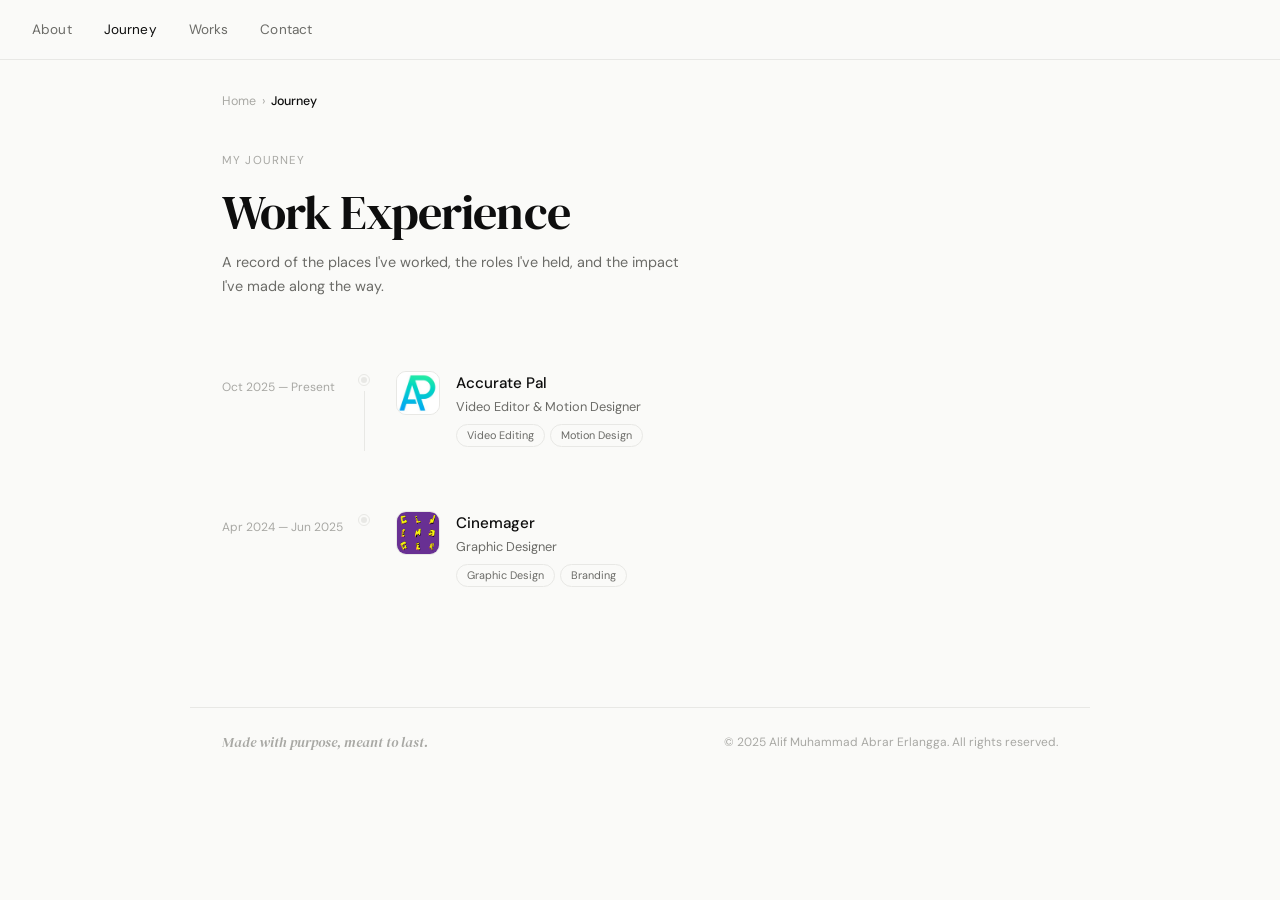
<file: journey.html>
<!DOCTYPE html>
<html lang="en">
<head>
  <meta charset="UTF-8" />
  <meta name="viewport" content="width=device-width, initial-scale=1.0" />
  <title>Journey — Alif Muhammad Abrar Erlangga</title>
  <meta name="description" content="Work experience and journey of Alif Muhammad Abrar Erlangga." />
  <link rel="stylesheet" href="style.css" />
  <link rel="stylesheet" href="journey.css" />
  <link rel="icon" type="image/png" href="favicon.png" />
  <link rel="preconnect" href="https://fonts.googleapis.com" />
  <link rel="preconnect" href="https://fonts.gstatic.com" crossorigin />
  <link href="https://fonts.googleapis.com/css2?family=DM+Sans:ital,opsz,wght@0,9..40,300;0,9..40,400;0,9..40,500;1,9..40,300&family=DM+Serif+Display:ital@0;1&display=swap" rel="stylesheet" />
</head>
<body>

  <!-- NAVBAR -->
  <nav class="navbar" id="navbar">
    <div class="nav-links">
      <a href="index.html#about" class="nav-link">About</a>
      <a href="journey.html" class="nav-link active">Journey</a>
      <a href="index.html#works" class="nav-link">Works</a>
      <a href="index.html#contact" class="nav-link">Contact</a>
    </div>
    <button class="nav-toggle" id="navToggle" aria-label="Toggle menu">
      <span></span><span></span>
    </button>
  </nav>

  <main class="journey-main">

    <!-- BREADCRUMB -->
    <div class="breadcrumb">
      <a href="index.html" class="bc-link">Home</a>
      <span class="bc-sep">›</span>
      <span class="bc-current">Journey</span>
    </div>

    <!-- HEADER -->
    <header class="journey-header">
      <p class="section-label">My journey</p>
      <h1 class="journey-title">Work Experience</h1>
      <p class="journey-sub">A record of the places I've worked, the roles I've held, and the impact I've made along the way.</p>
    </header>

    <!-- TIMELINE -->
    <div class="timeline">

      <!--
      =============================================
      CARA TAMBAH EXPERIENCE BARU:
      Copy satu blok <a class="timeline-item"> di bawah,
      paste di atas atau bawahnya, lalu ganti isinya.
      Untuk experience yang masih berlangsung,
      ganti tahun akhir dengan "Present"
      =============================================
      -->

      <a href="experience-1.html" class="timeline-item">
        <div class="tl-left">
          <span class="tl-year">Oct 2025 — Present</span>
        </div>
        <div class="tl-dot-col">
          <div class="tl-dot"></div>
          <div class="tl-line"></div>
        </div>
        <div class="tl-right">
          <div class="tl-logo">
            <img src="assets/experience/accurate-pal.jpeg" alt="Company logo"
                 onerror="this.style.display='none';this.nextElementSibling.style.display='flex'" />
            <div class="tl-logo-fallback">AC</div>
          </div>
          <div class="tl-info">
            <p class="tl-company">Accurate Pal</p>
            <p class="tl-role">Video Editor & Motion Designer</p>
            <!-- <p class="tl-desc">Brief description of what you did here — one or two sentences max.</p> -->
            <div class="tl-tags">
              <span class="tl-tag">Video Editing</span>
              <span class="tl-tag">Motion Design</span>
            </div>
          </div>
          <div class="tl-arrow">
            <svg width="16" height="16" viewBox="0 0 16 16" fill="none">
              <path d="M6 3l5 5-5 5" stroke="currentColor" stroke-width="1.4" stroke-linecap="round" stroke-linejoin="round"/>
            </svg>
          </div>
        </div>
      </a>

      <a href="experience-2.html" class="timeline-item">
        <div class="tl-left">
          <span class="tl-year">Apr 2024 — Jun 2025</span>
        </div>
        <div class="tl-dot-col">
          <div class="tl-dot"></div>
          <div class="tl-line"></div>
        </div>
        <div class="tl-right">
          <div class="tl-logo">
            <img src="assets/experience/cinemager.png" alt="Company logo"
                 onerror="this.style.display='none';this.nextElementSibling.style.display='flex'" />
            <div class="tl-logo-fallback">CO</div>
          </div>
          <div class="tl-info">
            <p class="tl-company">Cinemager</p>
            <p class="tl-role">Graphic Designer</p>
            <!-- <p class="tl-desc">Brief description of what you did here — one or two sentences max.</p> -->
            <div class="tl-tags">
              <span class="tl-tag">Graphic Design</span>
              <span class="tl-tag">Branding</span>
            </div>
          </div>
          <div class="tl-arrow">
            <svg width="16" height="16" viewBox="0 0 16 16" fill="none">
              <path d="M6 3l5 5-5 5" stroke="currentColor" stroke-width="1.4" stroke-linecap="round" stroke-linejoin="round"/>
            </svg>
          </div>
        </div>
      </a>

      <!-- Tambah experience baru di sini -->

    </div>

  </main>

  <!-- FOOTER -->
  <footer class="footer">
    <p class="footer-craft">Made with purpose, meant to last.</p>
    <p class="footer-copy">© 2025 Alif Muhammad Abrar Erlangga. All rights reserved.</p>
  </footer>

  <script src="script.js"></script>
  <script>
    // Navbar scroll
    const navbar = document.getElementById('navbar');
    window.addEventListener('scroll', () => {
      navbar.style.borderBottomColor = window.scrollY > 10 ? '#d4d4d0' : '#e8e8e5';
    }, { passive: true });

    // Mobile toggle
    document.getElementById('navToggle').addEventListener('click', () => {
      document.querySelector('.nav-links').classList.toggle('open');
    });
  </script>

</body>
</html>
</file>
<file: style.css>
/* =====================
   RESET & BASE
   ===================== */
*, *::before, *::after {
  box-sizing: border-box;
  margin: 0;
  padding: 0;
}

:root {
  --black: #0e0e0e;
  --white: #fafaf8;
  --gray-100: #f4f4f2;
  --gray-200: #e8e8e5;
  --gray-400: #a8a8a4;
  --gray-600: #6b6b67;
  --gray-800: #2e2e2c;
  --accent: #0e0e0e;

  --font-display: 'DM Serif Display', serif;
  --font-body: 'DM Sans', sans-serif;

  --nav-h: 60px;
  --max-w: 900px;
  --radius: 10px;
  --radius-sm: 6px;
  --transition: 0.2s ease;
}

html {
  scroll-behavior: smooth;
}

body {
  font-family: var(--font-body);
  background: var(--white);
  color: var(--black);
  line-height: 1.6;
  -webkit-font-smoothing: antialiased;
}

img, video {
  max-width: 100%;
  display: block;
}

a {
  color: inherit;
  text-decoration: none;
}

/* =====================
   NAVBAR
   ===================== */
.navbar {
  position: sticky;
  top: 0;
  z-index: 100;
  height: var(--nav-h);
  display: flex;
  align-items: center;
  justify-content: space-between;
  padding: 0 2rem;
  background: rgba(250, 250, 248, 0.92);
  backdrop-filter: blur(12px);
  border-bottom: 0.5px solid var(--gray-200);
  transition: border-color var(--transition);
}

.nav-logo {
  font-family: var(--font-display);
  font-size: 1.4rem;
  color: var(--black);
  letter-spacing: -0.02em;
}

.nav-links {
  display: flex;
  gap: 2rem;
}

.nav-link {
  font-size: 0.85rem;
  color: var(--gray-600);
  letter-spacing: 0.01em;
  transition: color var(--transition);
}

.nav-link:hover {
  color: var(--black);
}

.nav-toggle {
  display: none;
  flex-direction: column;
  gap: 5px;
  background: none;
  border: none;
  cursor: pointer;
  padding: 4px;
}

.nav-toggle span {
  display: block;
  width: 22px;
  height: 1.5px;
  background: var(--black);
  transition: var(--transition);
}

/* =====================
   HERO
   ===================== */
.hero {
  max-width: var(--max-w);
  margin: 0 auto;
  padding: 4rem 2rem 3rem;
}

.hero-inner {
  display: flex;
  gap: 3rem;
  align-items: flex-start;
}

.hero-photo-col {
  flex-shrink: 0;
}

.hero-photo {
  width: 110px;
  height: 110px;
  border-radius: 50%;
  overflow: hidden;
  border: 0.5px solid var(--gray-200);
  background: var(--gray-100) url('assets/img/profile.jpg') no-repeat center 20% / cover;
  display: flex;
  align-items: center;
  justify-content: center;
}

.hero-photo img {
  display: none;
}

.hero-initials {
  font-family: var(--font-display);
  font-size: 1.6rem;
  color: var(--gray-400);
  display: none !important;
}

.hero-photo img + .hero-initials {
  display: flex;
}

.hero-info {
  flex: 1;
}

.hero-role {
  font-size: 0.78rem;
  color: var(--gray-600);
  letter-spacing: 0.06em;
  text-transform: uppercase;
  margin-bottom: 0.5rem;
}

.hero-name {
  font-family: var(--font-display);
  font-size: clamp(1.9rem, 4vw, 2.8rem);
  font-weight: 400;
  line-height: 1.1;
  letter-spacing: -0.02em;
  color: var(--black);
  margin-bottom: 0.5rem;
}

.hero-location {
  font-size: 0.82rem;
  color: var(--gray-400);
  margin-bottom: 1.5rem;
}

.hero-actions {
  display: flex;
  gap: 8px;
  flex-wrap: wrap;
  margin-bottom: 1.5rem;
}

.btn-social {
  display: inline-flex;
  align-items: center;
  gap: 6px;
  font-size: 0.78rem;
  color: var(--gray-600);
  border: 0.5px solid var(--gray-200);
  border-radius: 99px;
  padding: 5px 14px;
  transition: all var(--transition);
  background: transparent;
}

.btn-social:hover {
  color: var(--black);
  border-color: var(--gray-400);
  background: var(--gray-100);
}

.btn-cv {
  display: inline-flex;
  align-items: center;
  gap: 6px;
  font-size: 0.78rem;
  font-weight: 500;
  color: var(--white);
  background: var(--black);
  border: 0.5px solid var(--black);
  border-radius: 99px;
  padding: 5px 16px;
  transition: all var(--transition);
}

.btn-cv:hover {
  background: var(--gray-800);
}

.hero-tagline {
  font-size: 0.95rem;
  color: var(--gray-600);
  line-height: 1.65;
  max-width: 480px;
  font-style: italic;
}

/* =====================
   DIVIDER
   ===================== */
.section-divider {
  max-width: var(--max-w);
  margin: 0 auto;
  padding: 0 2rem;
  height: 0.5px;
  background: var(--gray-200);
}

/* =====================
   WORKS
   ===================== */
.works {
  max-width: var(--max-w);
  margin: 0 auto;
  padding: 3rem 2rem 4rem;
}

.section-label {
  font-size: 0.72rem;
  text-transform: uppercase;
  letter-spacing: 0.1em;
  color: var(--gray-400);
  margin-bottom: 1rem;
}

.works-header {
  display: flex;
  align-items: center;
  justify-content: space-between;
  flex-wrap: wrap;
  gap: 1rem;
  margin-bottom: 2rem;
}

.filter-row {
  display: flex;
  gap: 6px;
  flex-wrap: wrap;
}

.filter-btn {
  font-family: var(--font-body);
  font-size: 0.75rem;
  padding: 4px 14px;
  border-radius: 99px;
  border: 0.5px solid var(--gray-200);
  color: var(--gray-600);
  background: transparent;
  cursor: pointer;
  transition: all var(--transition);
}

.filter-btn:hover {
  border-color: var(--gray-400);
  color: var(--black);
}

.filter-btn.active {
  background: var(--black);
  color: var(--white);
  border-color: var(--black);
}

/* =====================
   WORKS GRID
   ===================== */
.works-grid {
  display: grid;
  grid-template-columns: repeat(3, minmax(0, 1fr));
  gap: 12px;
}

.work-card {
  border: 0.5px solid var(--gray-200);
  border-radius: var(--radius);
  overflow: hidden;
  cursor: pointer;
  transition: border-color var(--transition), transform var(--transition);
  background: var(--white);
}

.work-card:hover {
  border-color: var(--gray-400);
  transform: translateY(-2px);
}

.work-card.hidden {
  display: none;
}

.work-thumb {
  width: 100%;
  aspect-ratio: 16 / 10;
  background: var(--gray-100);
  overflow: hidden;
  position: relative;
}

.work-thumb img,
.work-thumb video {
  width: 100%;
  height: 100%;
  object-fit: cover;
  transition: transform 0.3s ease;
}

.work-card:hover .work-thumb img,
.work-card:hover .work-thumb video {
  transform: scale(1.03);
}

.work-thumb.thumb-empty::after {
  content: '';
  position: absolute;
  inset: 0;
  background: var(--gray-100);
}

.work-info {
  padding: 10px 12px 12px;
}

.work-cat {
  font-size: 0.68rem;
  text-transform: uppercase;
  letter-spacing: 0.07em;
  color: var(--gray-400);
  display: block;
  margin-bottom: 3px;
}

.work-title {
  font-size: 0.82rem;
  font-weight: 500;
  color: var(--black);
  line-height: 1.35;
}

/* =====================
   CONTACT
   ===================== */
.contact {
  background: var(--gray-100);
  border-top: 0.5px solid var(--gray-200);
}

.contact-inner {
  max-width: var(--max-w);
  margin: 0 auto;
  padding: 4rem 2rem;
}

.contact-heading {
  font-family: var(--font-display);
  font-size: clamp(2rem, 5vw, 3.2rem);
  font-weight: 400;
  letter-spacing: -0.02em;
  color: var(--black);
  margin-bottom: 0.75rem;
  line-height: 1.1;
}

.contact-sub {
  font-size: 0.9rem;
  color: var(--gray-600);
  margin-bottom: 2rem;
  max-width: 420px;
  line-height: 1.6;
}

.contact-links {
  display: flex;
  gap: 12px;
  flex-wrap: wrap;
}

.contact-link {
  font-size: 0.82rem;
  color: var(--gray-600);
  border: 0.5px solid var(--gray-200);
  border-radius: 99px;
  padding: 8px 20px;
  background: var(--white);
  transition: all var(--transition);
}

.contact-link:hover {
  color: var(--black);
  border-color: var(--black);
}

/* =====================
   FOOTER
   ===================== */
.footer {
  max-width: var(--max-w);
  margin: 0 auto;
  padding: 1.5rem 2rem;
  display: flex;
  justify-content: space-between;
  align-items: center;
  flex-wrap: wrap;
  gap: 0.5rem;
  border-top: 0.5px solid var(--gray-200);
}

.footer-craft {
  font-family: var(--font-display);
  font-style: italic;
  font-size: 0.85rem;
  color: var(--gray-400);
}

.footer-copy {
  font-size: 0.75rem;
  color: var(--gray-400);
}

/* =====================
   ANIMATIONS
   ===================== */
@keyframes fadeUp {
  from { opacity: 0; transform: translateY(16px); }
  to   { opacity: 1; transform: translateY(0); }
}

.hero-inner {
  animation: fadeUp 0.5s ease both;
}

.work-card {
  animation: fadeUp 0.4s ease both;
}

/* =====================
   RESPONSIVE
   ===================== */
@media (max-width: 680px) {
  .navbar { padding: 0 1.25rem; }

  .nav-links { display: none; }

  .nav-toggle { display: flex; }

  .nav-links.open {
    display: flex;
    flex-direction: column;
    position: absolute;
    top: var(--nav-h);
    left: 0; right: 0;
    background: var(--white);
    border-bottom: 0.5px solid var(--gray-200);
    padding: 1rem 1.25rem 1.5rem;
    gap: 1rem;
  }

  .hero { padding: 2.5rem 1.25rem 2rem; }

  .hero-inner {
    flex-direction: column;
    gap: 1.5rem;
  }

  .hero-photo { width: 80px; height: 80px; }

  .works { padding: 2rem 1.25rem 3rem; }

  .works-header { flex-direction: column; align-items: flex-start; }

  .works-grid { grid-template-columns: repeat(2, minmax(0, 1fr)); gap: 10px; }

  .contact-inner { padding: 3rem 1.25rem; }

  .footer { padding: 1.25rem; flex-direction: column; align-items: flex-start; gap: 0.25rem; }
}

@media (max-width: 400px) {
  .works-grid { grid-template-columns: 1fr; }
}

/* 
Tambahkan kode ini di paling bawah style.css kamu
*/

/* =====================
   UNDER CONSTRUCTION
   ===================== */
.under-construction {
  padding: 4rem 1rem;
  text-align: center;
}

.uc-inner {
  display: inline-flex;
  flex-direction: column;
  align-items: center;
  gap: 0.75rem;
  animation: fadeUp 0.4s ease both;
}

.uc-icon {
  width: 64px;
  height: 64px;
  border-radius: 50%;
  background: var(--gray-100);
  border: 0.5px solid var(--gray-200);
  display: flex;
  align-items: center;
  justify-content: center;
  color: var(--gray-400);
  margin-bottom: 0.5rem;
}

.uc-title {
  font-family: var(--font-display);
  font-size: 1.4rem;
  font-weight: 400;
  color: var(--black);
  letter-spacing: -0.01em;
}

.uc-sub {
  font-size: 0.85rem;
  color: var(--gray-400);
  line-height: 1.65;
}
</file>
<file: journey.css>
/* =====================
   JOURNEY PAGE
   ===================== */

.journey-main {
  max-width: var(--max-w);
  margin: 0 auto;
  padding: 2rem 2rem 5rem;
}

/* BREADCRUMB */
.breadcrumb {
  display: flex;
  align-items: center;
  gap: 6px;
  margin-bottom: 2.5rem;
  flex-wrap: wrap;
}

.bc-link {
  font-size: 0.78rem;
  color: var(--gray-400);
  transition: color var(--transition);
}

.bc-link:hover {
  color: var(--black);
}

.bc-sep {
  font-size: 0.78rem;
  color: var(--gray-400);
}

.bc-current {
  font-size: 0.78rem;
  color: var(--black);
  font-weight: 500;
}

/* JOURNEY HEADER */
.journey-header {
  margin-bottom: 3rem;
}

.journey-title {
  font-family: var(--font-display);
  font-size: clamp(2rem, 5vw, 3rem);
  font-weight: 400;
  letter-spacing: -0.02em;
  color: var(--black);
  line-height: 1.1;
  margin: 0.4rem 0 0.75rem;
}

.journey-sub {
  font-size: 0.9rem;
  color: var(--gray-600);
  line-height: 1.65;
  max-width: 480px;
}

/* TIMELINE */
.timeline {
  display: flex;
  flex-direction: column;
  gap: 0;
}

.timeline-item {
  display: grid;
  grid-template-columns: 110px 24px 1fr;
  gap: 0 1.25rem;
  align-items: flex-start;
  text-decoration: none;
  color: inherit;
  padding: 1.5rem 0;
  border-radius: var(--radius);
  transition: background var(--transition);
  cursor: pointer;
}

.timeline-item:hover {
  background: var(--gray-100);
  margin: 0 -1rem;
  padding: 1.5rem 1rem;
}

.timeline-item:hover .tl-arrow {
  opacity: 1;
  transform: translateX(0);
}

.timeline-item:hover .tl-dot {
  background: var(--black);
}

/* LEFT — year */
.tl-left {
  padding-top: 2px;
  text-align: right;
}

.tl-year {
  font-size: 0.75rem;
  color: var(--gray-400);
  white-space: nowrap;
  font-variant-numeric: tabular-nums;
}

/* CENTER — dot + line */
.tl-dot-col {
  display: flex;
  flex-direction: column;
  align-items: center;
  gap: 0;
}

.tl-dot {
  width: 10px;
  height: 10px;
  border-radius: 50%;
  background: var(--gray-200);
  border: 2px solid var(--white);
  outline: 1.5px solid var(--gray-200);
  flex-shrink: 0;
  margin-top: 4px;
  transition: background var(--transition);
}

.tl-line {
  width: 1px;
  flex: 1;
  min-height: 60px;
  background: var(--gray-200);
  margin-top: 6px;
}

.timeline-item:last-child .tl-line {
  display: none;
}

/* RIGHT — content */
.tl-right {
  display: flex;
  gap: 1rem;
  align-items: flex-start;
  padding-bottom: 1rem;
}

.tl-logo {
  width: 44px;
  height: 44px;
  border-radius: 10px;
  border: 0.5px solid var(--gray-200);
  background: var(--gray-100);
  overflow: hidden;
  flex-shrink: 0;
  display: flex;
  align-items: center;
  justify-content: center;
}

.tl-logo img {
  width: 100%;
  height: 100%;
  object-fit: cover;
}

.tl-logo-fallback {
  font-size: 0.8rem;
  font-weight: 500;
  color: var(--gray-400);
  display: none;
  align-items: center;
  justify-content: center;
  width: 100%;
  height: 100%;
}

.tl-info {
  flex: 1;
}

.tl-company {
  font-size: 0.95rem;
  font-weight: 500;
  color: var(--black);
  margin-bottom: 2px;
}

.tl-role {
  font-size: 0.8rem;
  color: var(--gray-600);
  margin-bottom: 6px;
}

.tl-desc {
  font-size: 0.82rem;
  color: var(--gray-400);
  line-height: 1.6;
  margin-bottom: 10px;
}

.tl-tags {
  display: flex;
  gap: 5px;
  flex-wrap: wrap;
}

.tl-tag {
  font-size: 0.68rem;
  padding: 2px 10px;
  border-radius: 99px;
  border: 0.5px solid var(--gray-200);
  color: var(--gray-600);
}

.tl-arrow {
  color: var(--gray-400);
  opacity: 0;
  transform: translateX(-4px);
  transition: all var(--transition);
  margin-top: 2px;
  flex-shrink: 0;
}

/* =====================
   EXPERIENCE DETAIL PAGE
   ===================== */

.exp-back-wrap {
  margin-bottom: 2rem;
}

.exp-header {
  display: flex;
  gap: 1.25rem;
  align-items: center;
  margin-bottom: 2rem;
  flex-wrap: wrap;
}

.exp-logo-wrap {}

.exp-logo {
  width: 64px;
  height: 64px;
  border-radius: 14px;
  border: 0.5px solid var(--gray-200);
  background: var(--gray-100);
  overflow: hidden;
  display: flex;
  align-items: center;
  justify-content: center;
  flex-shrink: 0;
}

.exp-logo img {
  width: 100%;
  height: 100%;
  object-fit: cover;
}

.exp-header-info {
  flex: 1;
}

.exp-role {
  font-size: 0.9rem;
  color: var(--gray-600);
  margin-top: 4px;
}

.exp-section {
  max-width: 640px;
}

.exp-text {
  font-size: 0.95rem;
  color: var(--gray-600);
  line-height: 1.75;
  margin-top: 0.6rem;
}

/* Empty image placeholder */
.img-empty {
  min-height: 200px;
  background: var(--gray-100);
}

/* Active nav link */
.nav-link.active {
  color: var(--black);
}

/* =====================
   RESPONSIVE
   ===================== */
@media (max-width: 680px) {
  .journey-main {
    padding: 1.5rem 1.25rem 4rem;
  }

  .timeline-item {
    grid-template-columns: 80px 20px 1fr;
    gap: 0 0.75rem;
  }

  .tl-year {
    font-size: 0.68rem;
  }

  .tl-right {
    flex-wrap: wrap;
  }

  .tl-arrow {
    display: none;
  }

  .exp-header {
    gap: 1rem;
  }

  .exp-logo {
    width: 52px;
    height: 52px;
  }
}
</file>
